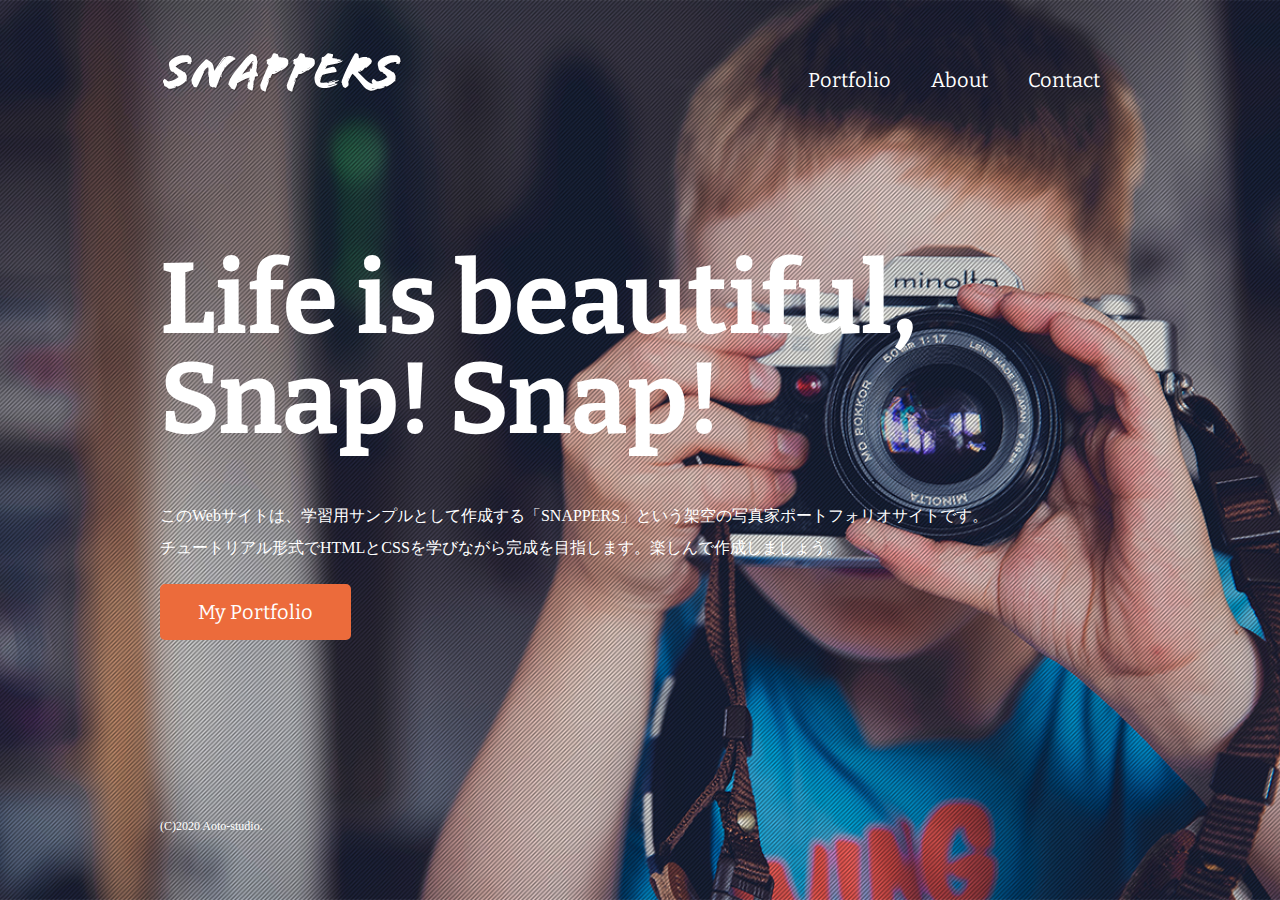
<file: index.html>
<!DOCTYPE html>
<html lang="ja">
<head>
    <meta charset="UTF-8">
    <title>風景写真家「SNAPPERS」Official Website</title>
    <link rel="stylesheet" href="style.css">
    <link href="https://fonts.googleapis.com/css2?family=Bitter:ital,wght@0,700;1,400&display=swap" rel="stylesheet">
    <link href="images/favicon.ico" rel="icon">
</head>
<body id="index">
    <!-- ヘッダー開始 -->
    <header>
        <div class="logo">
            <a href="index.html">
             <img src="images/logo.png" alt="SNAPPERS">
            </a>
        </div>
        <nav>
            <ul class="global-nav">
                <li><a href="portfolio.html">Portfolio</a></li>
                <li><a href="about.html">About</a></li>
                <li><a href="contact.html">Contact</a></li>
            </ul>
        </nav>
    </header>
    <!-- Contents開始 -->
    <div id="wrap">
        <div class="content">
            <h1>Life is beautiful, Snap! Snap!</h1>
            <p>このWebサイトは、学習用サンプルとして作成する「SNAPPERS」という架空の写真家ポートフォリオサイトです。
                <br>チュートリアル形式でHTMLとCSSを学びながら完成を目指します。楽しんで作成しましょう。
            </p>
            <p class="btn"><a href="portfolio.html">My Portfolio</a></p>
        </div>
    </div>
    <!-- フッター開始 -->
    <footer>
        <small>(C)2020 Aoto-studio.</small>
    </footer>
    <!-- フッター終了 -->
    
</body>
</html>
</file>
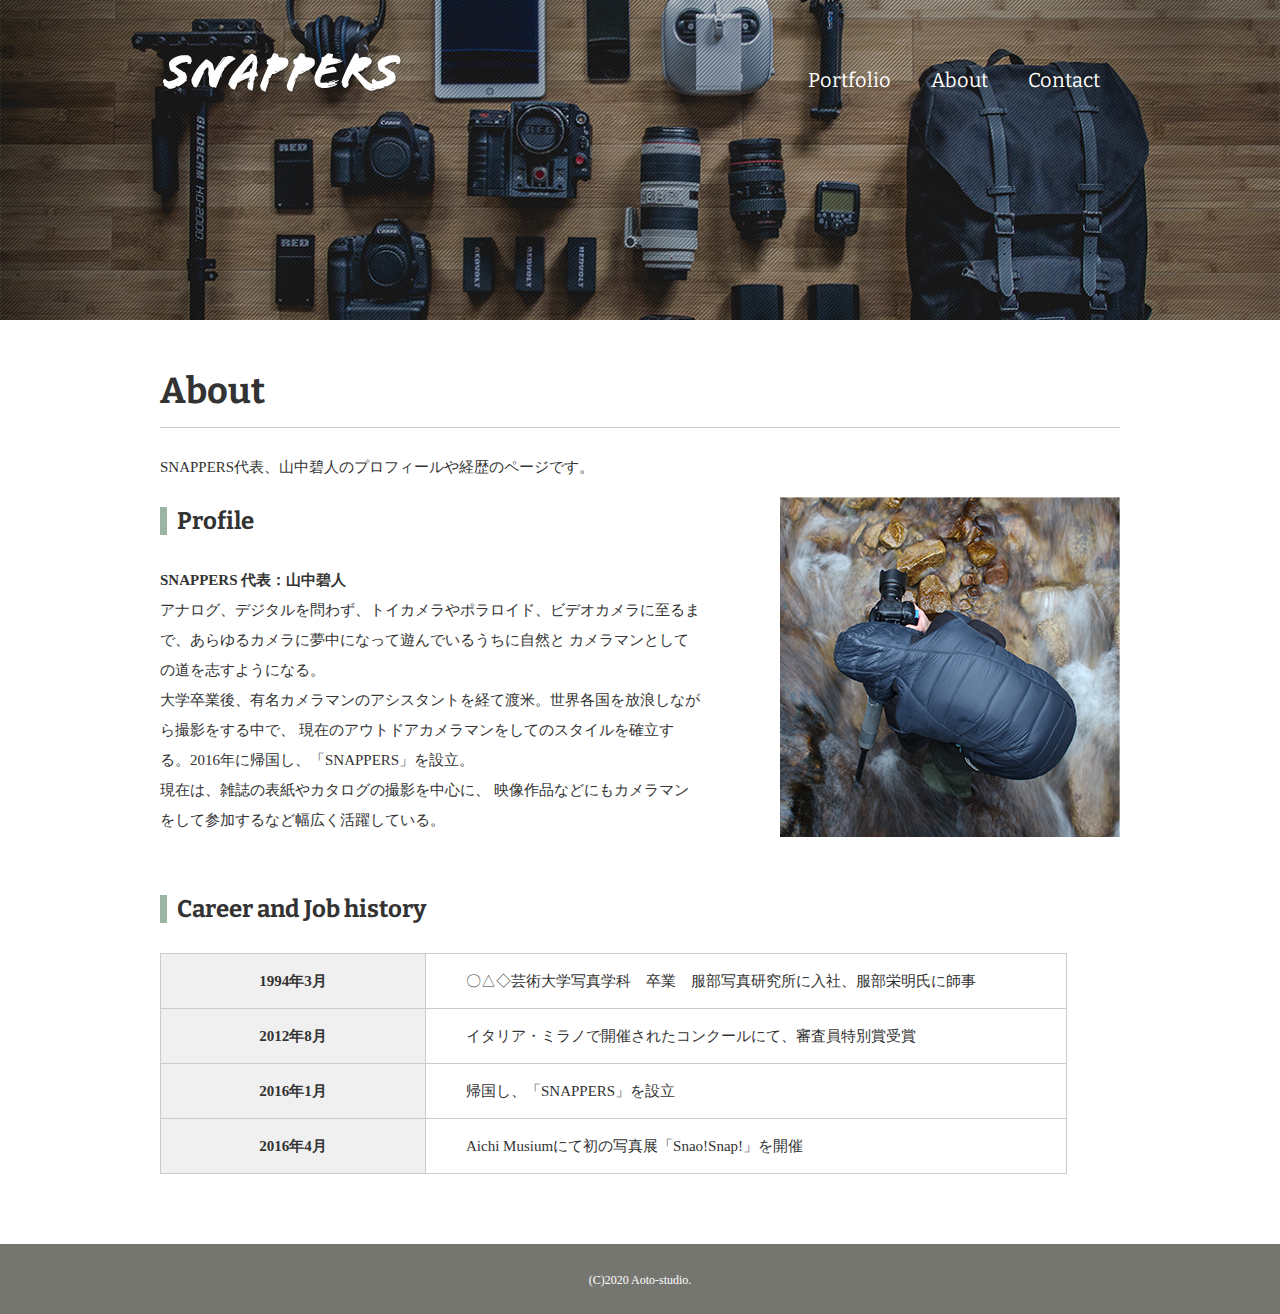
<file: about.html>
<!DOCTYPE html>
<html lang="ja">
<head>
    <meta charset="UTF-8">
    <title>About | 風景写真家「SNAPPERS」</title>
    <link rel="stylesheet" href="style.css">
    <link href="https://fonts.googleapis.com/css2?family=Bitter:ital,wght@0,700;1,400&display=swap" rel="stylesheet">
</head>
<body id="about">
    <!-- ヘッダー開始 -->
    <header>
        <div class="logo">
            <a href="index.html">
             <img src="images/logo.png" alt="SNAPPERS">
            </a>
        </div>
        <nav>
            <ul class="global-nav">
                <li><a href="portfolio.html">Portfolio</a></li>
                <li><a href="about.html">About</a></li>
                <li><a href="contact.html">Contact</a></li>
            </ul>
        </nav>
    </header>
    <!-- ヘッダー終了 -->
    <div id="wrap">
        <div class="content">
            <div class="main-center">
                <h1>About</h1>
                <p>SNAPPERS代表、山中碧人のプロフィールや経歴のページです。</p>
            </div>
            <section class="profile clearfix">
                <div class="profile-txt">
                    <h2 class="icon">Profile</h2>
                    <p><span>SNAPPERS 代表：山中碧人</span><br>アナログ、デジタルを問わず、トイカメラやポラロイド、ビデオカメラに至るまで、あらゆるカメラに夢中になって遊んでいるうちに自然と カメラマンとしての道を志すようになる。<br>
                        大学卒業後、有名カメラマンのアシスタントを経て渡米。世界各国を放浪しながら撮影をする中で、 現在のアウトドアカメラマンをしてのスタイルを確立する。2016年に帰国し、「SNAPPERS」を設立。<br>
                        現在は、雑誌の表紙やカタログの撮影を中心に、 映像作品などにもカメラマンをして参加するなど幅広く活躍している。</p>
                </div>
                <img src="images/about-profile.png" alt="私のプロフィール画像" class="profile-image">
            </section>
            <section class="career">
                <h2 class="icon">Career and Job history</h2>
                <table>
                    <tr>
                        <th>1994年3月</th>
                        <td>〇△◇芸術大学写真学科　卒業　服部写真研究所に入社、服部栄明氏に師事</td>
                    </tr>
                    <tr>
                        <th>2012年8月</th>
                        <td>イタリア・ミラノで開催されたコンクールにて、審査員特別賞受賞</td>
                    </tr>
                    <tr>
                        <th>2016年1月</th>
                        <td>帰国し、「SNAPPERS」を設立</td>
                    </tr>
                    <tr>
                        <th>2016年4月</th>
                        <td>Aichi Musiumにて初の写真展「Snao!Snap!」を開催</td>
                    </tr>
                </table>
            </section>
        </div>
    </div>
    <!-- フッター開始 -->
    <footer>
        <small>(C)2020 Aoto-studio.</small>
    </footer>
    <!-- フッター終了 -->
    
</body>
</html>
</file>
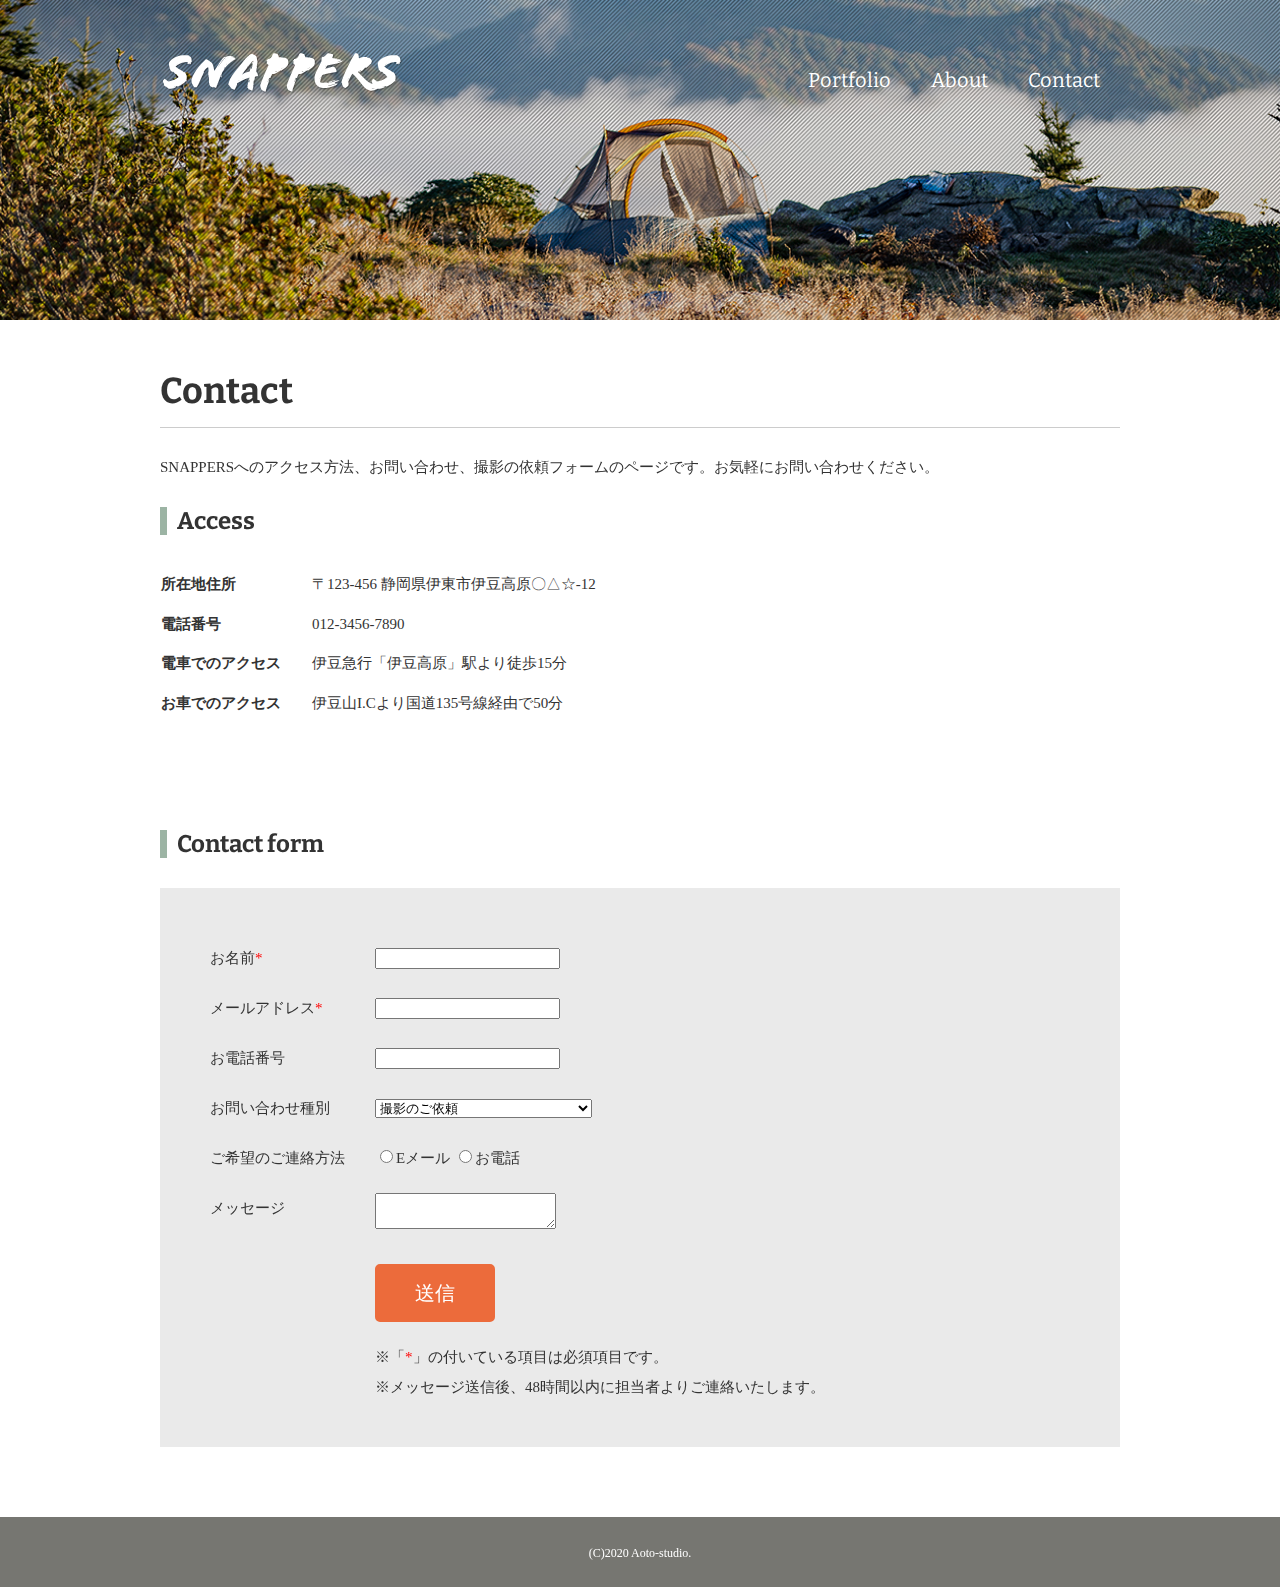
<file: contact.html>
<!DOCTYPE html>
<html lang="ja">
<head>
    <meta charset="UTF-8">
    <title>Contact | 風景写真家「SNAPPERS」</title>
    <link rel="stylesheet" href="style.css">
    <link href="https://fonts.googleapis.com/css2?family=Bitter:ital,wght@0,700;1,400&display=swap" rel="stylesheet">
</head>
<body id="contact">
    <!-- ヘッダー開始 -->
    <header>
        <div class="logo">
            <a href="index.html">
             <img src="images/logo.png" alt="SNAPPERS">
            </a>
        </div>
        <nav>
            <ul class="global-nav">
                <li><a href="portfolio.html">Portfolio</a></li>
                <li><a href="about.html">About</a></li>
                <li><a href="contact.html">Contact</a></li>
            </ul>
        </nav>
    </header>
    <!-- ヘッダー終了 -->
    <div id="wrap">
        <div class="content">
            <div class="main-center">
                <h1>Contact</h1>
                <p>SNAPPERSへのアクセス方法、お問い合わせ、撮影の依頼フォームのページです。お気軽にお問い合わせください。</p>
                <section class="access clearfix">
                    <h2 class="icon">Access</h2>
                    <table>
                        <tr>
                            <th>所在地住所</th>
                            <td>〒123-456
                                静岡県伊東市伊豆高原〇△☆-12</td>
                        </tr>
                        <tr>
                            <th>電話番号</th>
                            <td>012-3456-7890</td>
                        </tr>
                        <tr>
                            <th>電車でのアクセス</th>
                            <td>伊豆急行「伊豆高原」駅より徒歩15分</td>
                        </tr>
                        <tr>
                            <th>お車でのアクセス</th>
                            <td>伊豆山I.Cより国道135号線経由で50分</td>
                        </tr>
                    </table>
                    <iframe src="https://www.google.com/maps/embed?pb=!1m18!1m12!1m3!1d26185.214421419805!2d139.09067703955074!3d34.87753420000001!2m3!1f0!2f0!3f0!3m2!1i1024!2i768!4f13.1!3m3!1m2!1s0x6019dc91e6c93e4f%3A0xae7aa327d6680a4!2z5LyK6LGG6auY5Y6f6aeF!5e0!3m2!1sja!2sjp!4v1608975183754!5m2!1sja!2sjp" width="460" height="220" frameborder="0" style="border:0;" allowfullscreen="" aria-hidden="false" tabindex="0"></iframe>
                </section>
                <section>
                    <h2 class="icon">Contact form</h2>
                    <div class="form">
                        <form>
                            <dl>
                                <dt><span class="required">お名前</span></dt>
                                <dd><input type="text" name="name" class="name" required></dd>
                                <dt><span class="required">メールアドレス</span></dt>
                                <dd><input type="email" name="email" class="email" required></dd>
                                <dt>お電話番号</dt>
                                <dd><input type="tel" name="tel" class="tel"></dd>
                                <dt>お問い合わせ種別</dt>
                                <dd>
                                    <select name="type" class="type">
                                        <option value="撮影のご依頼">撮影のご依頼</option>
                                        <option value="講演・各種エディア出演のご依頼">講演・各種エディア出演のご依頼</option>
                                        <option value="その他お問い合わせ">その他お問い合わせ</option>
                                    </select>
                                </dd>
                                <dt>ご希望のご連絡方法</dt>
                                <dd>
                                    <input type="radio" name="contact" value="Eメール">Eメール
                                    <input type="radio" name="contact" value="お電話">お電話
                                </dd>
                                <dt>メッセージ</dt>
                                <dd><textarea name="message" class="message"></textarea></dd>
                            </dl>
                            <button type="submit" class="btn">送信</button>
                            <div class="attention">
                                <p>※「<span class="required"></span>」の付いている項目は必須項目です。<br>※メッセージ送信後、48時間以内に担当者よりご連絡いたします。</p>
                            </div>
                        </form>
                    </div>
                </section>
            </div>
        </div>
    </div>
    <!-- フッター開始 -->
    <footer>
        <small>(C)2020 Aoto-studio.</small>
    </footer>
    <!-- フッター終了 -->
    
</body>
</html>
</file>
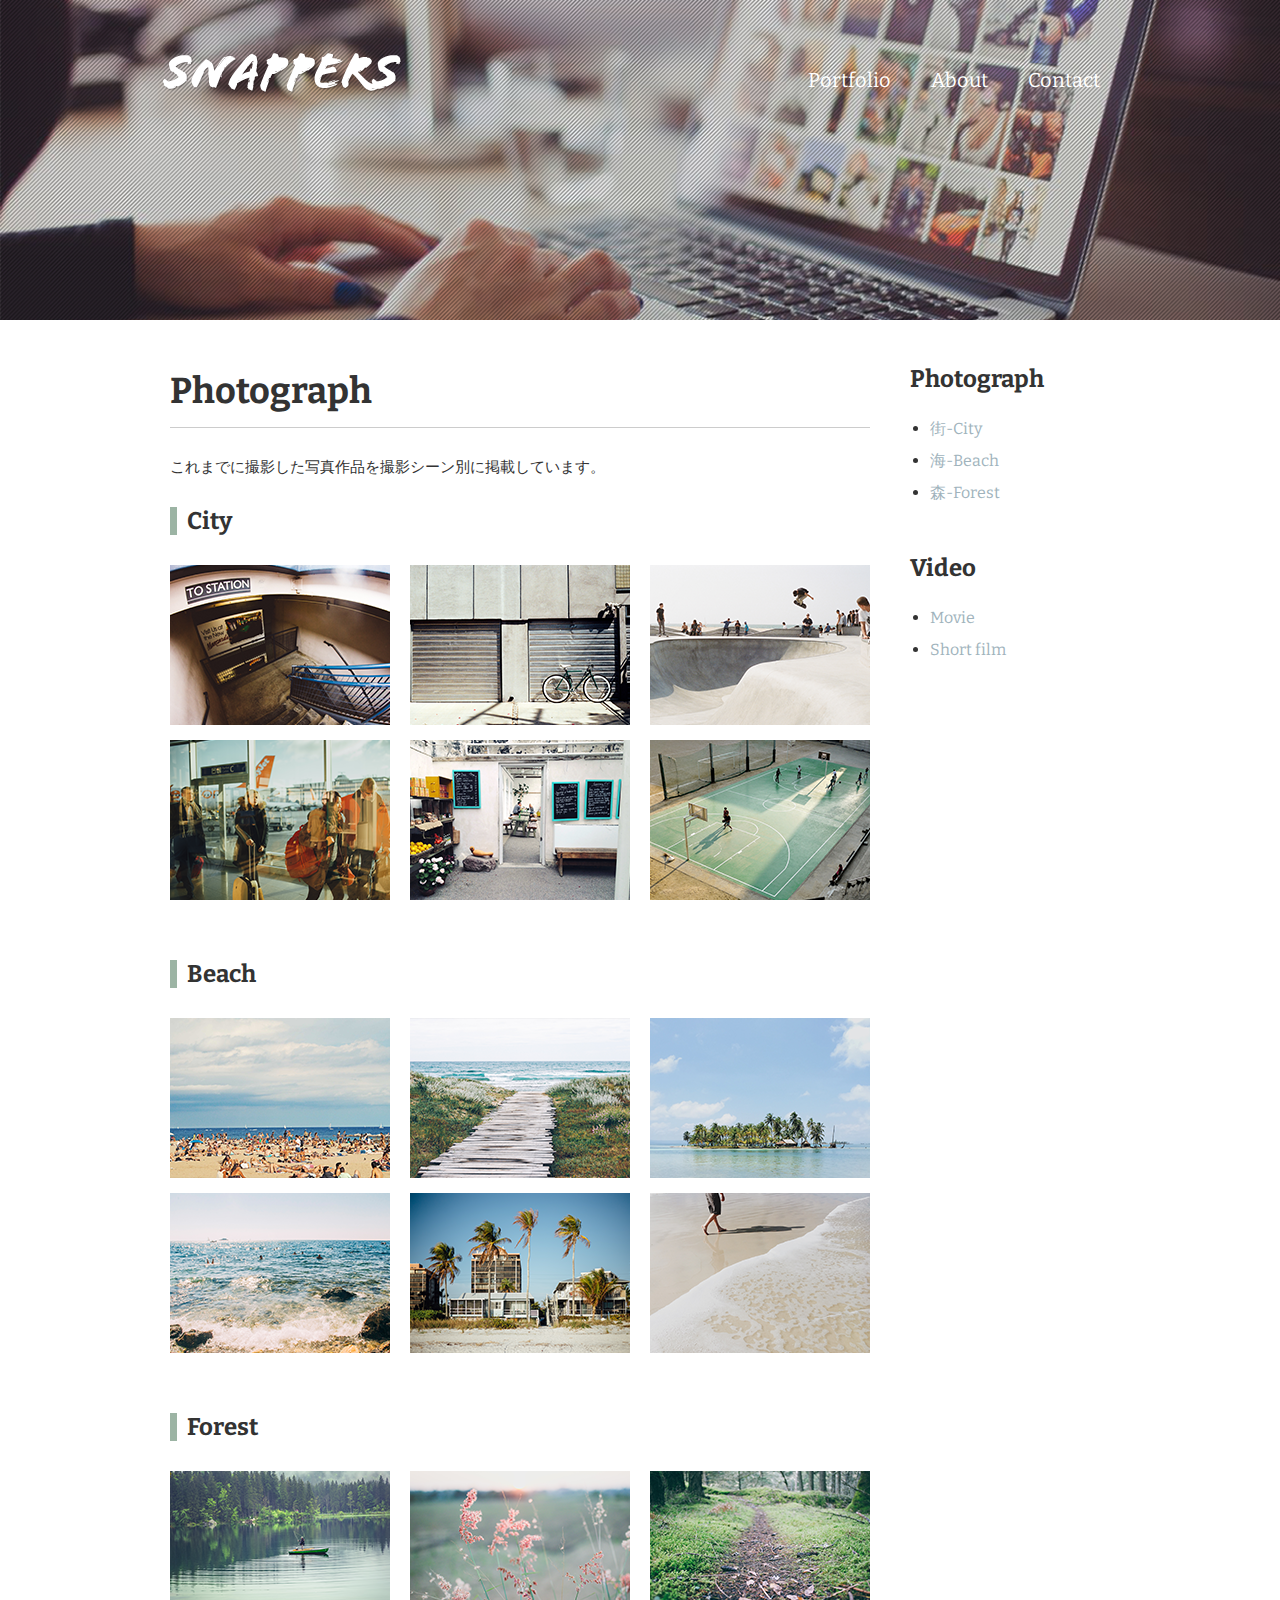
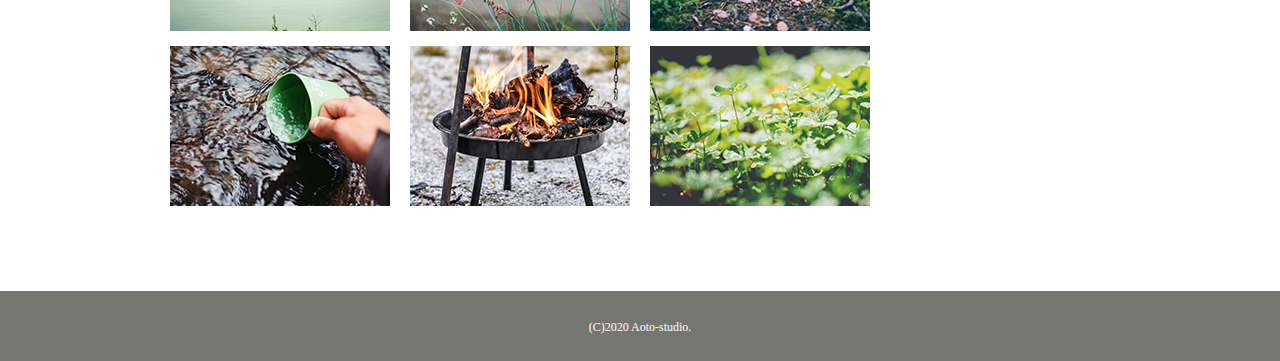
<file: photograph.html>
<!DOCTYPE html>
<html lang="ja">
<head>
    <meta charset="UTF-8">
    <title>Photograph | 風景写真家「SNAPPERS」</title>
    <link rel="stylesheet" href="style.css">
    <link href="https://fonts.googleapis.com/css2?family=Bitter:ital,wght@0,700;1,400&display=swap" rel="stylesheet">
</head>
<body id="photograph">
    <!-- ヘッダー開始 -->
    <header>
        <div class="logo">
            <a href="index.html">
             <img src="images/logo.png" alt="SNAPPERS">
            </a>
        </div>
        <nav>
            <ul class="global-nav">
                <li><a href="portfolio.html">Portfolio</a></li>
                <li><a href="about.html">About</a></li>
                <li><a href="contact.html">Contact</a></li>
            </ul>
        </nav>
    </header>
    <!-- ヘッダー終了 -->
    <div id="wrap" class="clearfix">
        <div class="content">
            <div class="main">
                <h1>Photograph</h1>
                <p>これまでに撮影した写真作品を撮影シーン別に掲載しています。</p>
                <section id="city">
                    <h2 class="icon">City</h2>
                    <ul class="clearfix photograph-list">
                        <li><img src="images/photograph-city-01.png" alt="駅への階段"></li>
                        <li><img src="images/photograph-city-02.png" alt="自転車とシャッター"></li>
                        <li><img src="images/photograph-city-03.png" alt="スケートパーク"></li>
                        <li><img src="images/photograph-city-04.png" alt="エアポート"></li>
                        <li><img src="images/photograph-city-05.png" alt="雑貨を扱う店舗"></li>
                        <li><img src="images/photograph-city-06.png" alt="ストリートバスケ"></li>
                    </ul>
                </section>
                <section id="beach">
                    <h2 class="icon">Beach</h2>
                    <ul class="clearfix photograph-list">
                        <li><img src="images/photograph-beach-01.png" alt="海水浴場"></li>
                        <li><img src="images/photograph-beach-02.png" alt="ビーチへ続く道"></li>
                        <li><img src="images/photograph-beach-03.png" alt="離れ孤島"></li>
                        <li><img src="images/photograph-beach-04.png" alt="岩場と波"></li>
                        <li><img src="images/photograph-beach-05.png" alt="ヤシの木"></li>
                        <li><img src="images/photograph-beach-06.png" alt="波打ち際"></li>
                    </ul>
                </section>
                <section id="forest">
                    <h2 class="icon">Forest</h2>
                    <ul class="clearfix photograph-list">
                        <li><img src="images/photograph-forest-01.png" alt="池と小船"></li>
                        <li><img src="images/photograph-forest-02.png" alt="可憐な花"></li>
                        <li><img src="images/photograph-forest-03.png" alt="森の小怪"></li>
                        <li><img src="images/photograph-forest-04.png" alt="清流でカップを"></li>
                        <li><img src="images/photograph-forest-05.png" alt="焚き火台"></li>
                        <li><img src="images/photograph-forest-06.png" alt="新芽と若葉"></li>
                    </ul>
                </section>
            </div>
            <aside class="sidebar">
                <section>
                    <h2>Photograph</h2>
                    <ul>
                        <li><a href="photigraph.html#city">街-City</a></li>
                        <li><a href="photigraph.html#beach">海-Beach</a></li>
                        <li><a href="photigraph.html#forest">森-Forest</a></li>
                    </ul>
                </section>
                <section>
                    <h2>Video</h2>
                    <ul>
                        <li><a href="video.html#movie">Movie</a></li>
                        <li><a href="video.html#short-film">Short film</a></li>
                    </ul>
                </section>
            </aside>
        </div>
    </div>
    <!-- フッター開始 -->
    <footer>
        <small>(C)2020 Aoto-studio.</small>
    </footer>
    <!-- フッター終了 -->
    
</body>
</html>
</file>
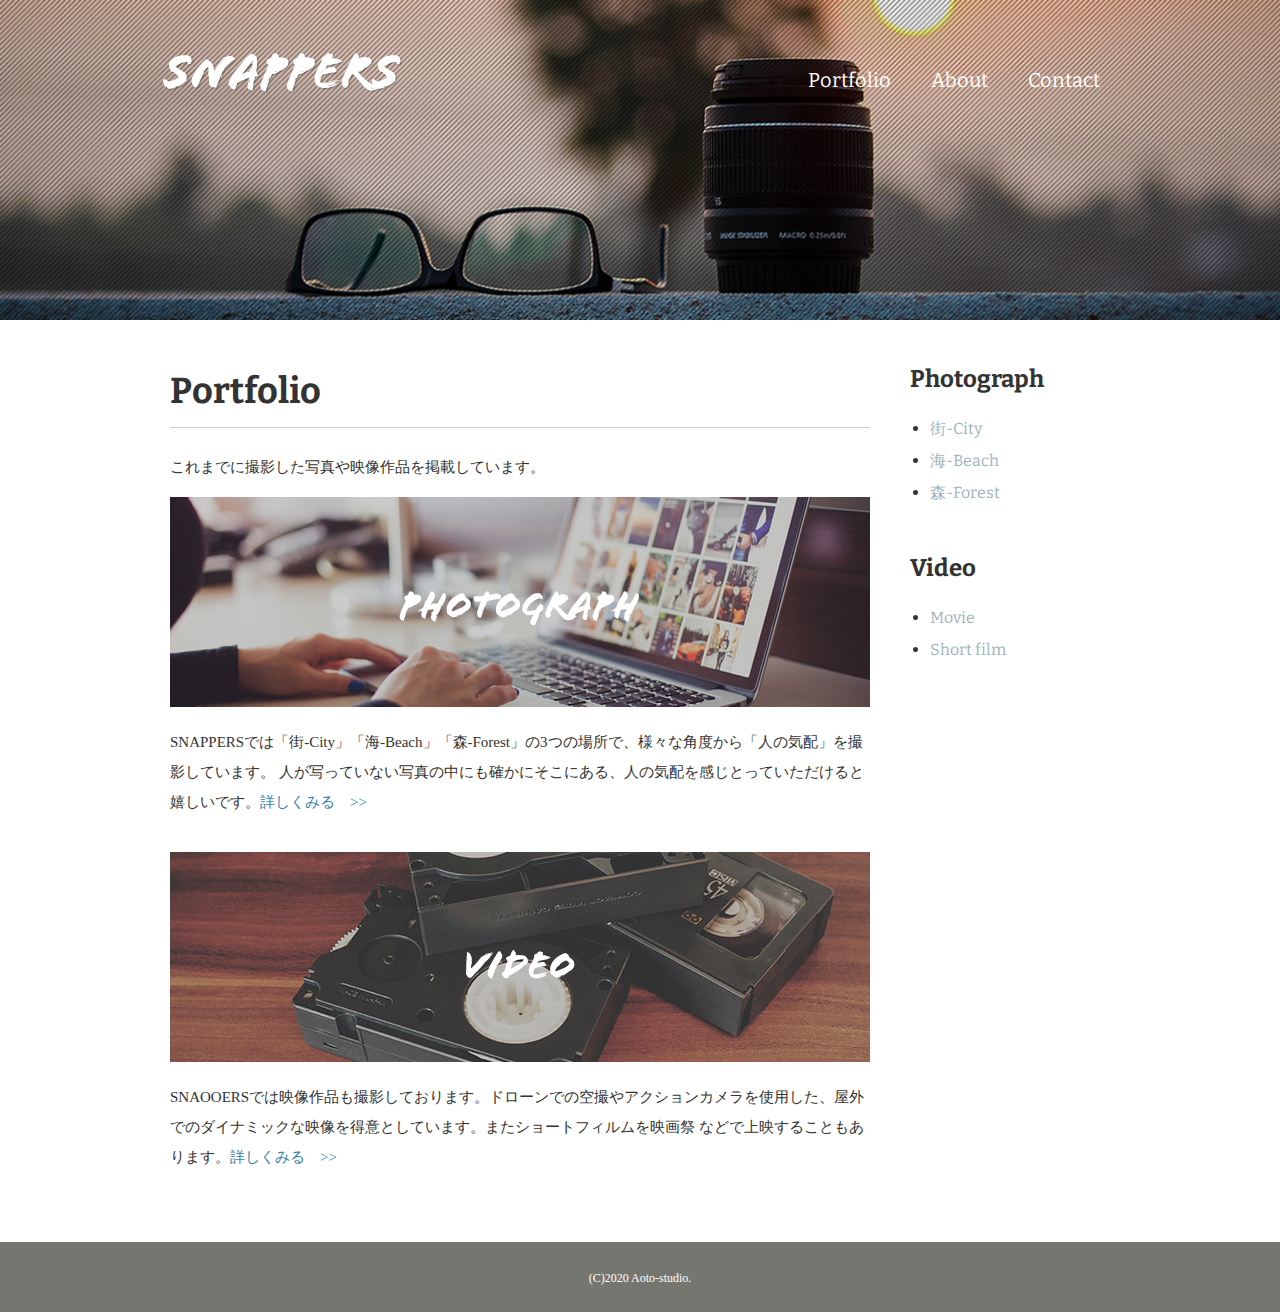
<file: portfolio.html>
<!DOCTYPE html>
<html lang="ja">
<head>
    <meta charset="UTF-8">
    <meta name="viewport" content="width=device-width,initial-scale=1">
    <title>Portfolio | 風景写真家「SNAPPERS」</title>
    <link rel="stylesheet" href="style.css">
    <link href="https://fonts.googleapis.com/css2?family=Bitter:ital,wght@0,700;1,400&display=swap" rel="stylesheet">
</head>
<body id="portfolio">
    <!-- ヘッダー開始 -->
    <header>
        <div class="logo">
            <a href="index.html">
             <img src="images/logo.png" alt="SNAPPERS">
            </a>
        </div>
        <nav>
            <ul class="global-nav">
                <li><a href="portfolio.html">Portfolio</a></li>
                <li><a href="about.html">About</a></li>
                <li><a href="contact.html">Contact</a></li>
            </ul>
        </nav>
    </header>
    <!-- ヘッダー終了 -->
    <div id="wrap" class="clearfix">
        <div class="content">
            <div class="main">
                <h1>Portfolio</h1>
                <p>これまでに撮影した写真や映像作品を掲載しています。</p>
                <section>
                    <h2><a href="photograph.html"><img src="images/portfolio-photo.jpg" alt="PHOTOGRAPH"></a></h2>
                    <p>SNAPPERSでは「街-City」「海-Beach」「森-Forest」の3つの場所で、様々な角度から「人の気配」を撮影しています。 人が写っていない写真の中にも確かにそこにある、人の気配を感じとっていただけると嬉しいです。<a href="video.html">詳しくみる　>></a></p>
                </section>
                <section>
                    <h2><a href="video.html"><img src="images/portfolio-video.jpg" alt="PHOTOGRAPH"></a></h2>
                    <p>SNAOOERSでは映像作品も撮影しております。ドローンでの空撮やアクションカメラを使用した、屋外でのダイナミックな映像を得意としています。またショートフィルムを映画祭 などで上映することもあります。<a href="video.html">詳しくみる　>></a></p>
                </section>
            </div>
            <aside class="sidebar">
                <section>
                    <h2>Photograph</h2>
                    <ul>
                        <li><a href="photograph.html#city">街-City</a></li>
                        <li><a href="photograph.html#beach">海-Beach</a></li>
                        <li><a href="photograph.html#forest">森-Forest</a></li>
                    </ul>
                </section>
                <section>
                    <h2>Video</h2>
                    <ul>
                        <li><a href="video.html#movie">Movie</a></li>
                        <li><a href="video.html#short-film">Short film</a></li>
                    </ul>
                </section>
            </aside>
        </div>
    </div>
    <!-- フッター開始 -->
    <footer>
        <small>(C)2020 Aoto-studio.</small>
    </footer>
    <!-- フッター終了 -->
    
</body>
</html>
</file>
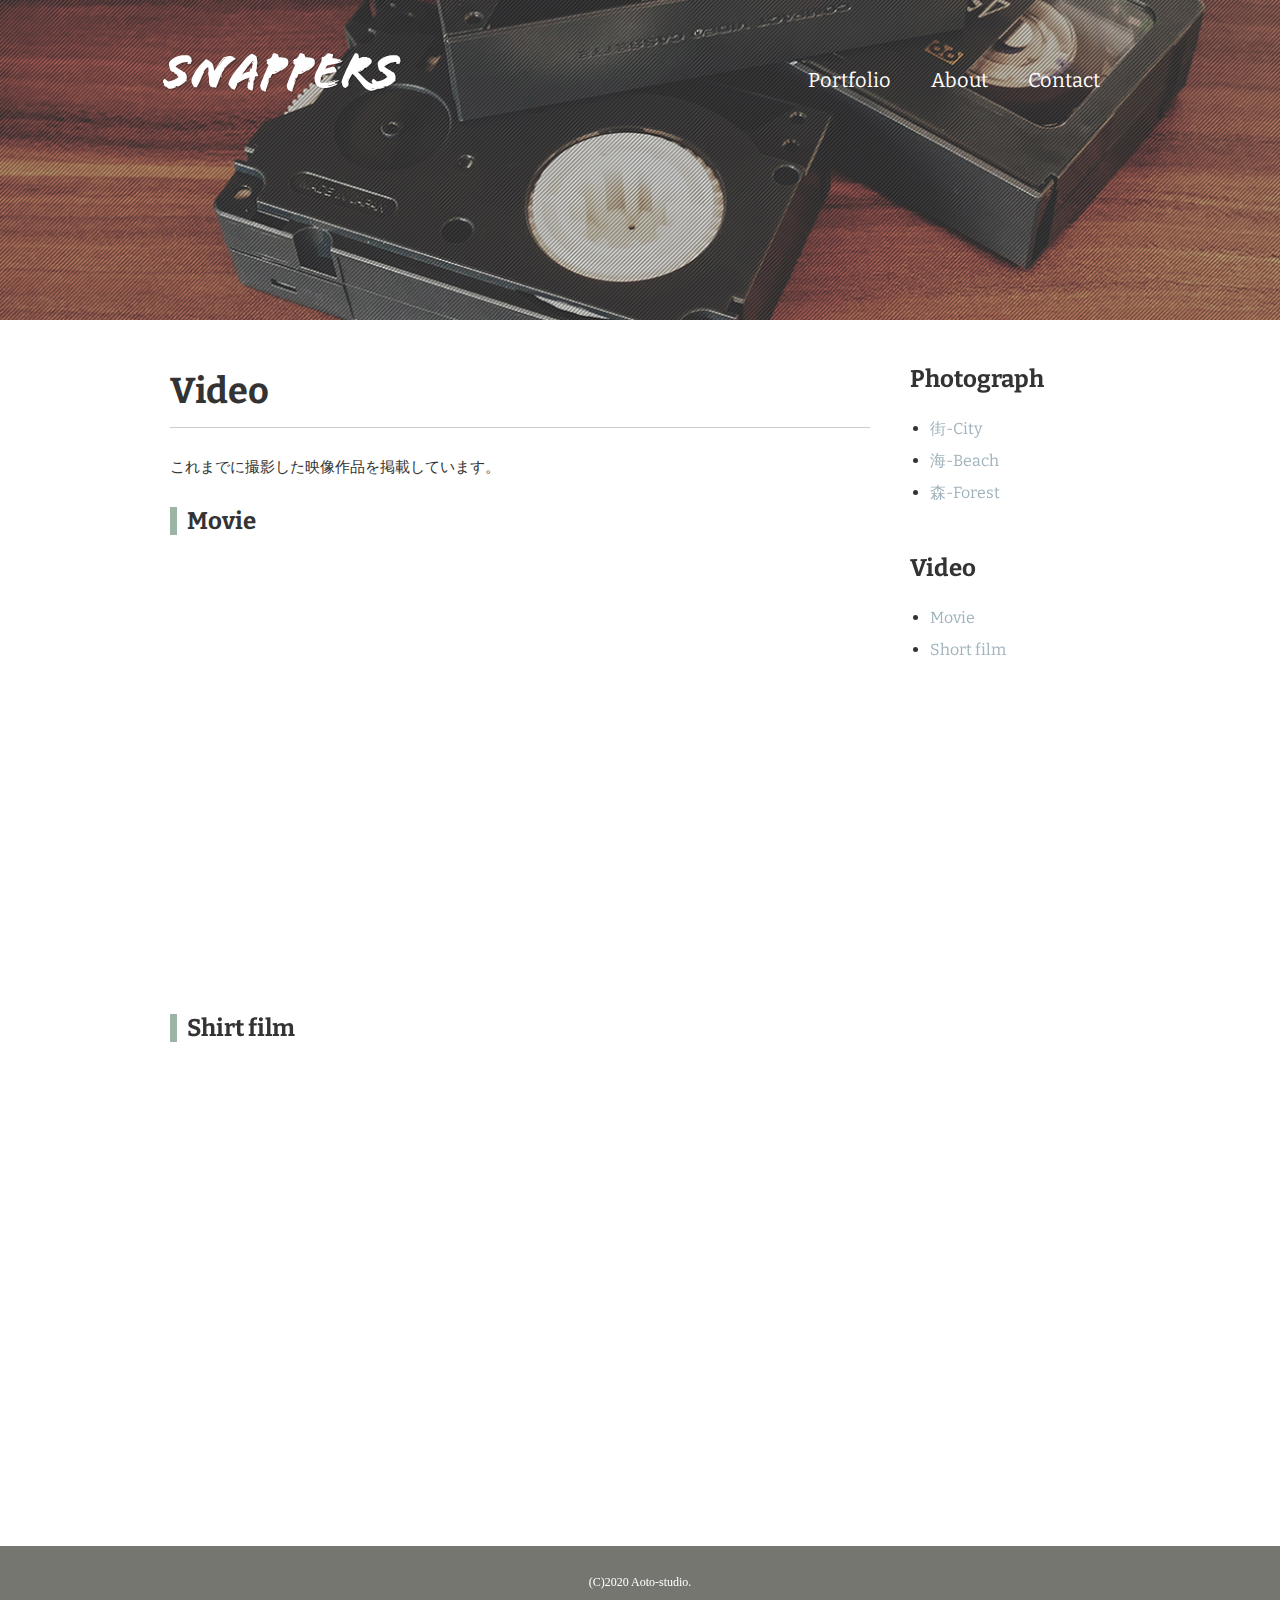
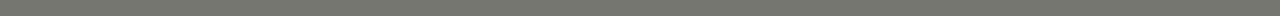
<file: video.html>
<!DOCTYPE html>
<html lang="ja">
<head>
    <meta charset="UTF-8">
    <title>Video | 風景写真家「SNAPPERS」</title>
    <link rel="stylesheet" href="style.css">
    <link href="https://fonts.googleapis.com/css2?family=Bitter:ital,wght@0,700;1,400&display=swap" rel="stylesheet">
</head>
<body id="video">
    <!-- ヘッダー開始 -->
    <header>
        <div class="logo">
            <a href="index.html">
             <img src="images/logo.png" alt="SNAPPERS">
            </a>
        </div>
        <nav>
            <ul class="global-nav">
                <li><a href="portfolio.html">Portfolio</a></li>
                <li><a href="about.html">About</a></li>
                <li><a href="contact.html">Contact</a></li>
            </ul>
        </nav>
    </header>
    <!-- ヘッダー終了 -->
    <div id="wrap" class="clearfix">
        <div class="content">
            <div class="main">
                <h1>Video</h1>
                <p>これまでに撮影した映像作品を掲載しています。</p>
                <section id="movie">
                    <h2 class="icon">Movie</h2>
                    <iframe width="700" height="394" src="https://www.youtube.com/embed/DgNOX9lfck8" frameborder="0" allow="accelerometer; autoplay; encrypted-media; gyroscope; picture-in-picture" allowfullscreen></iframe>
                </section>
                <section id="short film">
                    <h2 class="icon">Shirt film</h2>
                    <iframe width="700" height="394" src="https://www.youtube.com/embed/NSojQoROjHk" frameborder="0" allow="accelerometer; autoplay; encrypted-media; gyroscope; picture-in-picture" allowfullscreen></iframe>
                </section>
            </div>
            <aside class="sidebar">
                <section>
                    <h2>Photograph</h2>
                    <ul>
                        <li><a href="photigraph.html#city">街-City</a></li>
                        <li><a href="photigraph.html#beach">海-Beach</a></li>
                        <li><a href="photigraph.html#forest">森-Forest</a></li>
                    </ul>
                </section>
                <section>
                    <h2>Video</h2>
                    <ul>
                        <li><a href="video.html#movie">Movie</a></li>
                        <li><a href="video.html#short-film">Short film</a></li>
                    </ul>
                </section>
            </aside>
        </div>
    </div>
    <!-- フッター開始 -->
    <footer>
        <small>(C)2020 Aoto-studio.</small>
    </footer>
    <!-- フッター終了 -->
    
</body>
</html>
</file>
<file: style.css>
@charset "utf-8";

body{
    margin: 0;
    padding: 0;
    background-color: #cccccc;
    color: #333333;
    font-size: 15px;
    line-height: 2;
}

p,h1,h2,h3,h4,h5,h6{
    margin-top: 0;
}

img{
    /* 垂直方向の文字揃え */
    vertical-align: bottom;
}

ul {
    margin: 0;
    padding: 0;
}

a{
    color: #3583aa;
    text-decoration: none;
}

a:visited{
    color: #788d98;
}

a:hover{
    text-decoration: underline;
}

header{
    width: 960px;
    height: 100px;
    /* 「auto」はブラウザの幅から要素の幅を引き、それを等分すること */
    margin: 0 auto;
}

.logo{
    float: left;
    margin-top: 50px;
}

.global-nav{
    float: right;
    margin-top: 60px;
}

.global-nav li{
   float: left;
   margin: 0 20px;
   font-size: 20px;
   list-style: none;
   font-family: 'Bitter', serif;
}

.global-nav li a{
   color: #ffffff;
 }

 .global-nav li a:hover{
    border-bottom: 2px solid #ffffff;
    padding-bottom: 3px;
    text-decoration: none;
  }

  #wrap{
      clear: both;
      background-color: #ffffff;
      margin-top: 220px;
      padding: 35px 0;
  }

  .content{
      width: 960px;
      margin: 0 auto;
  }

  footer{
      text-align: center;
      color: #ffffff;
      padding: 20px 0;
      background-color: #767671;
  }

  footer small{
      font-size: 12px;
  }

  #index h1{
      font-size: 100px;
      line-height: 1;
      color: #ffffff;
      font-family: 'Bitter', serif;
      margin-bottom: 50px;
      border: none;
  }

  #index .content{
      margin-top: 150px;
  }

  #index p{
      font-size: 16px;
      color: #ffffff;
  }

  .btn a{
      background-color: #ec6b3b;
      color: #ffffff;
      font-size: 20px;
      font-family: 'Bitter', serif;
      width: 185px;
      display: block;
      text-align: center;
      line-height: 50px;
      margin-top: 20px;
      border-radius: 5px;
      border: 3px solid  #ec6b3b;
  }

  /* 疑似クラス;hover */
  .btn a:hover{
      text-decoration: none;
      background-color: #ffffff;
      color:  #ec6b3b;
  }

  #index footer{
      width: 960px;
      margin: 150px auto 0 auto;
      text-align: left;
      background-color: transparent;
  }

  #index{
      background-image: url(images/bg-index.jpg);
      background-repeat: no-repeat;
      background-position: center center;
      background-attachment: fixed;
      background-size: cover;
  }

  #about{
    background-image: url(images/bg-about.jpg);
    background-repeat: no-repeat;
    background-position: center top;
    background-attachment: fixed;
    background-size: cover;
    background-size: 100% auto;
  }

  h1{
      font-family: 'Bitter' , serif;
      font-size: 36px;
      border-bottom: 1px solid #cccccc;
  }

  h2{
      font-family: 'Bitter' , serif;
      font-size: 24px;
  }

  .icon:before{
      content: "";
      /* 👇アイコン視点から見て文字は右だから */
      padding-right: 10px;
      border-left: 7px solid #9cb4a4;
  }

  #about .profile-txt{
      width: 540px;
      float: left;
  }

  #about .profile-txt span{
      font-weight: bold;
  }

  #about .profile-image{
      float: right;
  }

  .clearfix:after{
      content: "";
      display: block;
      clear: both;
  }

  section{
      margin-bottom: 35px;
  }

  #about .career th{
      width: 240px;
      background-color: #f0f0f0;
      padding: 12px;
      border: 1px solid #cccccc;
  }

  #about .career td{
      width: 600px;
      padding: 12px 0 12px 40px;
      border: 1px solid #cccccc;
  }

  table{
      border-spacing: 0;
      border-collapse: collapse;
  }

  #index #wrap{
      background-color: transparent;
      margin-top: 0;
      padding: 0;
  }

  #portfolio{
    background-image: url(images/bg-portfolio.jpg);
    background-repeat: no-repeat;
    background-position: center top;
    background-attachment: fixed;
    background-size: cover;
    background-size: 100% auto; 
  }

  .main{
      width: 700px;
      margin: 0 10px;
      float: left;
  }

  .sidebar{
    width: 200px;
    margin: 0 10px 0 30px;
    float: right;
    font-family: 'Bitter', serif;
}

a img:hover{
    opacity: 0.8;
}

.sidebar h2{
    margin-bottom: 10px;
}

.sidebar ul{
    font-size: 16px;
    margin-left: 20px;
}

.sidebar ul a{
    color: #a0b3bc;
}

#photograph{
    background-image: url(images/bg-photograph.jpg);
    background-repeat: no-repeat;
    background-position: center top;
    background-attachment: fixed;
    background-size: cover;
    background-size: 100% auto; 
}

#photograph .photograph-list li{
    float: left;
    list-style: none;
    margin: 0 20px 15px 0;
}

#photograph .photograph-list li:nth-child(3n){
    margin-right: 0;
}

#video{
    background-image: url(images/bg-video.jpg);
    background-repeat: no-repeat;
    background-position: center top;
    background-attachment: fixed;
    background-size: 100% auto; 
}

#contact{
    background-image: url(images/bg-contact.jpg);
    background-repeat: no-repeat;
    background-position: center top;
    background-attachment: fixed;
    background-size: cover;
    background-size: 100% auto; 
}

#contact .access table{
    float: left;
}

#contact .access th,
#contact .access td{
    text-align: left;
    vertical-align: top;
    line-height: 2.5;
}

#contact .access td{
    padding-left: 30px;
}

#contact .access iframe{
    width: 460px;
    float: right;
}

#contact .form{
    background-color: #eaeaea;
    padding: 30px 50px;
}

#contact .form dl dt{
    width: 165px;
    padding: 10px 0;
    float: left;
    clear: both;
}

#contact .form dl dd{
    padding: 10px 0;
}

#contact .form button{
    background-color: #ec6b3b;
    color: #ffffff;
    font-size: 20px;
    width: 120px;
    display: block;
    text-align: center;
    line-height: 50px;
    border-radius: 5px;
    border: 3px solid  #ec6b3b;
    margin-left: 165px;
}

#contact .form button:hover{
    background-color: #ffffff;
    color:  #ec6b3b;
    cursor: pointer;
}

#contact .form .required:after{
    content: "*";
    color: #ff0000;
}

#contact .form .attention{
    margin: 20px 0 0 165px;
}

@media screen and (max-width:600px){
    body {
        font-size: 3.5vw;
    }
    h1 {
        font-size: 7.2vw;
    }

    h2 {
        font-size: 6vw;
    }
    
    header {
        width: auto;
        margin: 0 5%;
    }
    
    .logo {
        float: none;
        margin-top: 60px;
        text-align: center;
    }
    
    .global-nav {
        float: none;
        margin-top: 40px;
        text-align: center;
    }

    .global-nav li{
        display: inline;
        float: none;
        margin: 0 8px;
    }

    #wrap{
        margin-top: 40px;
        padding: 35px 0 0;
    }

    .content{
        width: 100%;
    }

    .main{
        float: none;
        width: auto;
        margin: 0 5%;
    }

    h2 img{
        max-width: 100%;
    }

    #portfolio{
        background-image: url(images/bg-portfolio-sp.jpg);
    }

    .sidebar{
        width: auto;
        float: none;
        margin: 0;
        padding: 30px 10% 10px;
        background-color: #f7f6f4;
    }
}
</file>
